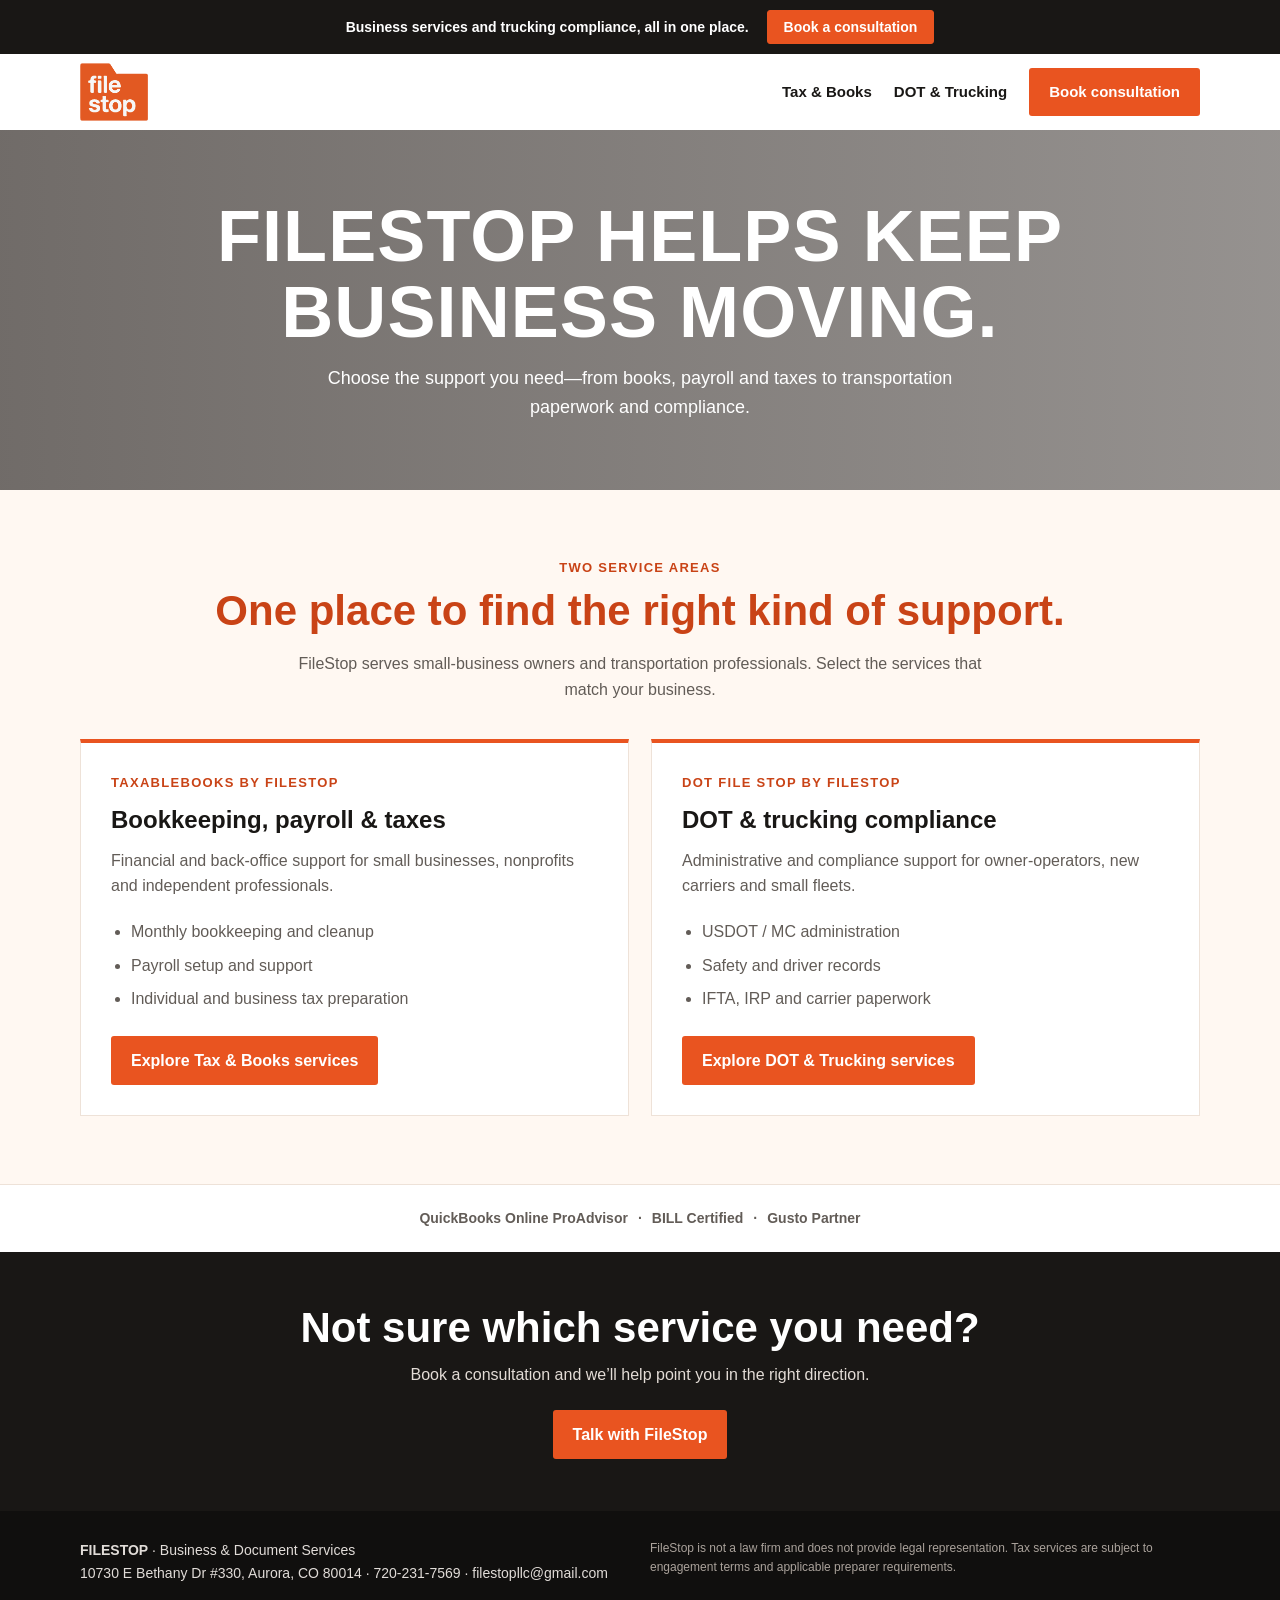
<file: index.html>
<!doctype html>
<html lang="en">
  <head>
    <meta charset="utf-8" />
    <meta name="viewport" content="width=device-width, initial-scale=1" />
    <title>FileStop | Business Services & DOT Compliance</title>
    <meta
      name="description"
      content="Choose the FileStop services for you: bookkeeping, payroll and taxes for businesses, or DOT and trucking compliance for carriers."
    />
    <link rel="stylesheet" href="filestop.css" />
  </head>
  <body>
    <div class="booking-bar">
      Business services and trucking compliance, all in one place.
      <a href="https://calendly.com/taxablebooks/30min">Book a consultation</a>
    </div>
    <header>
      <div class="wrap nav">
        <a class="logo" href="index.html" aria-label="FileStop home">
          <img src="filestoplogo.png" alt="FileStop" />
        </a>
        <nav class="navlinks" aria-label="Main navigation">
          <a href="tax-books.html">Tax & Books</a>
          <a href="dot-trucking.html">DOT & Trucking</a>
          <a class="button" href="https://calendly.com/taxablebooks/30min">
            Book consultation
          </a>
        </nav>
      </div>
    </header>
    <main>
      <section class="hero">
        <div>
          <h1>FileStop helps keep business moving.</h1>
          <p>
            Choose the support you need—from books, payroll and taxes to
            transportation paperwork and compliance.
          </p>
        </div>
      </section>
      <section class="home-intro">
        <div class="wrap">
          <div class="eyebrow">Two service areas</div>
          <h2>One place to find the right kind of support.</h2>
          <p>
            FileStop serves small-business owners and transportation
            professionals. Select the services that match your business.
          </p>
          <div class="audience-grid">
            <article class="audience-card">
              <div class="eyebrow">TaxableBooks by FileStop</div>
              <h3>Bookkeeping, payroll & taxes</h3>
              <p>
                Financial and back-office support for small businesses,
                nonprofits and independent professionals.
              </p>
              <ul>
                <li>Monthly bookkeeping and cleanup</li>
                <li>Payroll setup and support</li>
                <li>Individual and business tax preparation</li>
              </ul>
              <a class="button" href="tax-books.html">
                Explore Tax & Books services
              </a>
            </article>
            <article class="audience-card">
              <div class="eyebrow">DOT File Stop by FileStop</div>
              <h3>DOT & trucking compliance</h3>
              <p>
                Administrative and compliance support for owner-operators,
                new carriers and small fleets.
              </p>
              <ul>
                <li>USDOT / MC administration</li>
                <li>Safety and driver records</li>
                <li>IFTA, IRP and carrier paperwork</li>
              </ul>
              <a class="button" href="dot-trucking.html">
                Explore DOT & Trucking services
              </a>
            </article>
          </div>
        </div>
      </section>
      <div class="credentials">
        QuickBooks Online ProAdvisor <span aria-hidden="true">·</span> BILL
        Certified <span aria-hidden="true">·</span> Gusto Partner
      </div>
      <section class="contact">
        <div class="wrap">
          <h2>Not sure which service you need?</h2>
          <p>Book a consultation and we’ll help point you in the right direction.</p>
          <a class="button" href="https://calendly.com/taxablebooks/30min">
            Talk with FileStop
          </a>
        </div>
      </section>
    </main>
    <footer>
      <div class="wrap footer-content">
        <div>
          <p><strong>FILESTOP</strong> · Business & Document Services</p>
          <p>
            10730 E Bethany Dr #330, Aurora, CO 80014 ·
            <a href="tel:+17202317569">720-231-7569</a> ·
            <a href="mailto:filestopllc@gmail.com">filestopllc@gmail.com</a>
          </p>
        </div>
        <p class="legal">
          FileStop is not a law firm and does not provide legal representation.
          Tax services are subject to engagement terms and applicable preparer
          requirements.
        </p>
      </div>
    </footer>
  </body>
</html>
</file>
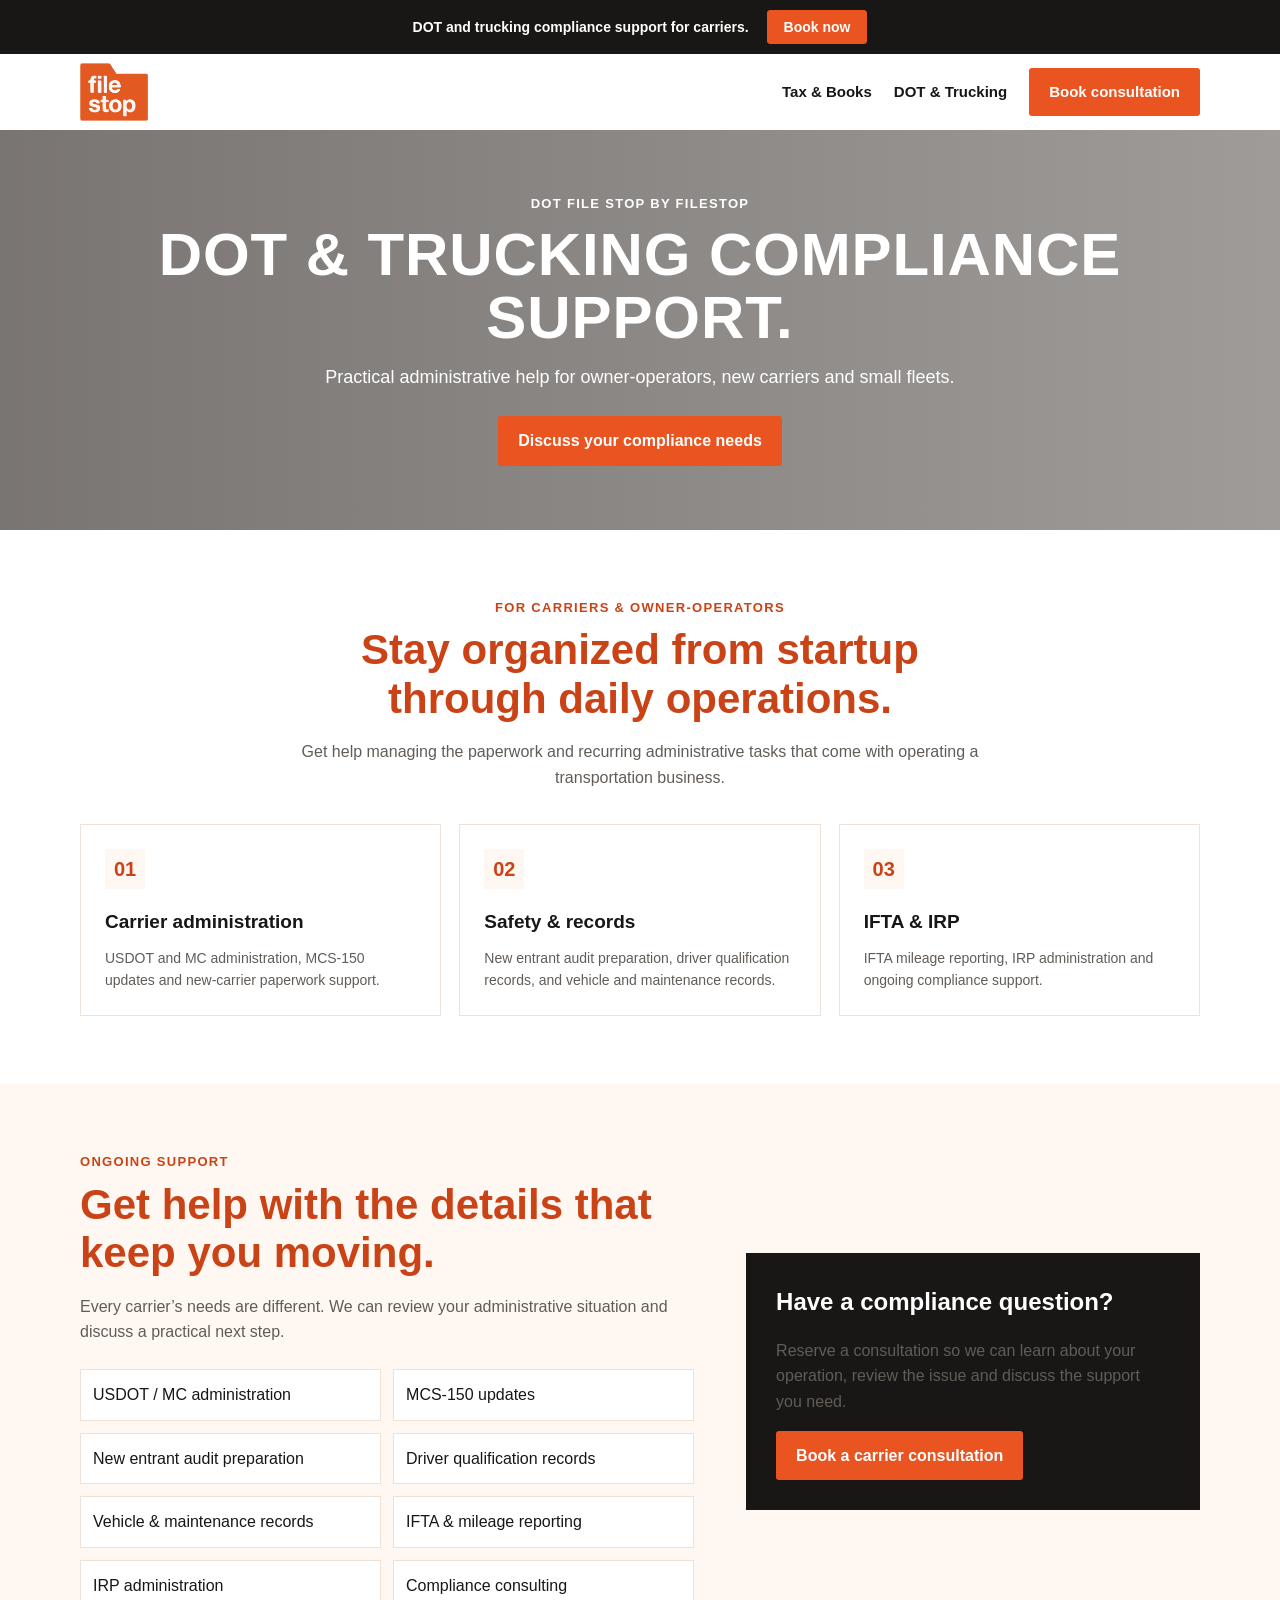
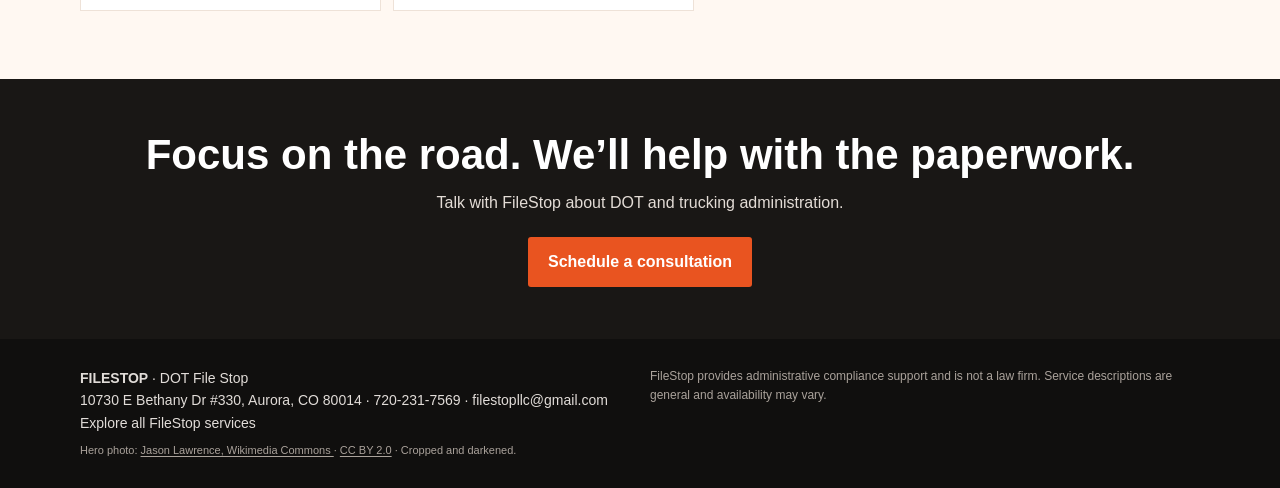
<file: dot-trucking.html>
<!doctype html>
<html lang="en">
  <head>
    <meta charset="utf-8" />
    <meta name="viewport" content="width=device-width, initial-scale=1" />
    <title>DOT & Trucking Compliance | FileStop</title>
    <meta
      name="description"
      content="DOT and trucking compliance support for owner-operators, new carriers and small fleets."
    />
    <link rel="stylesheet" href="filestop.css" />
  </head>
  <body>
    <div class="booking-bar">
      DOT and trucking compliance support for carriers.
      <a href="https://calendly.com/taxablebooks/30min">Book now</a>
    </div>
    <header>
      <div class="wrap nav">
        <a class="logo" href="index.html" aria-label="FileStop home">
          <img src="filestoplogo.png" alt="FileStop" />
        </a>
        <nav class="navlinks" aria-label="Main navigation">
          <a href="tax-books.html">Tax & Books</a>
          <a href="dot-trucking.html" aria-current="page">DOT & Trucking</a>
          <a class="button" href="https://calendly.com/taxablebooks/30min">
            Book consultation
          </a>
        </nav>
      </div>
    </header>
    <main>
      <section class="hero hero-compact hero-trucking">
        <div>
          <div class="eyebrow" style="color: #fff">DOT File Stop by FileStop</div>
          <h1>DOT & trucking compliance support.</h1>
          <p>
            Practical administrative help for owner-operators, new carriers
            and small fleets.
          </p>
          <a class="button" href="https://calendly.com/taxablebooks/30min">
            Discuss your compliance needs
          </a>
        </div>
      </section>
      <section class="section">
        <div class="wrap">
          <div class="section-heading">
            <div class="eyebrow">For carriers & owner-operators</div>
            <h2>Stay organized from startup through daily operations.</h2>
            <p>
              Get help managing the paperwork and recurring administrative
              tasks that come with operating a transportation business.
            </p>
          </div>
          <div class="service-grid">
            <article class="service-card">
              <div class="service-mark" aria-hidden="true">01</div>
              <h3>Carrier administration</h3>
              <p>
                USDOT and MC administration, MCS-150 updates and new-carrier
                paperwork support.
              </p>
            </article>
            <article class="service-card">
              <div class="service-mark" aria-hidden="true">02</div>
              <h3>Safety & records</h3>
              <p>
                New entrant audit preparation, driver qualification records,
                and vehicle and maintenance records.
              </p>
            </article>
            <article class="service-card">
              <div class="service-mark" aria-hidden="true">03</div>
              <h3>IFTA & IRP</h3>
              <p>
                IFTA mileage reporting, IRP administration and ongoing
                compliance support.
              </p>
            </article>
          </div>
        </div>
      </section>
      <section class="section alt">
        <div class="wrap detail-grid">
          <div>
            <div class="eyebrow">Ongoing support</div>
            <h2>Get help with the details that keep you moving.</h2>
            <p>
              Every carrier’s needs are different. We can review your
              administrative situation and discuss a practical next step.
            </p>
            <ul class="checklist">
              <li>USDOT / MC administration</li>
              <li>MCS-150 updates</li>
              <li>New entrant audit preparation</li>
              <li>Driver qualification records</li>
              <li>Vehicle & maintenance records</li>
              <li>IFTA & mileage reporting</li>
              <li>IRP administration</li>
              <li>Compliance consulting</li>
            </ul>
          </div>
          <aside class="detail-callout">
            <h3>Have a compliance question?</h3>
            <p>
              Reserve a consultation so we can learn about your operation,
              review the issue and discuss the support you need.
            </p>
            <a class="button" href="https://calendly.com/taxablebooks/30min">
              Book a carrier consultation
            </a>
          </aside>
        </div>
      </section>
      <section class="contact">
        <div class="wrap">
          <h2>Focus on the road. We’ll help with the paperwork.</h2>
          <p>Talk with FileStop about DOT and trucking administration.</p>
          <a class="button" href="https://calendly.com/taxablebooks/30min">
            Schedule a consultation
          </a>
        </div>
      </section>
    </main>
    <footer>
      <div class="wrap footer-content">
        <div>
          <p><strong>FILESTOP</strong> · DOT File Stop</p>
          <p>
            10730 E Bethany Dr #330, Aurora, CO 80014 ·
            <a href="tel:+17202317569">720-231-7569</a> ·
            <a href="mailto:filestopllc@gmail.com">filestopllc@gmail.com</a>
          </p>
          <p><a href="index.html">Explore all FileStop services</a></p>
          <p class="photo-credit">
            Hero photo:
            <a href="https://commons.wikimedia.org/wiki/File:Freightliner_Cascadia_hauling_a_McLane_trailer.jpg">
              Jason Lawrence, Wikimedia Commons
            </a>
            · <a href="https://creativecommons.org/licenses/by/2.0/">CC BY 2.0</a>
            · Cropped and darkened.
          </p>
        </div>
        <p class="legal">
          FileStop provides administrative compliance support and is not a law
          firm. Service descriptions are general and availability may vary.
        </p>
      </div>
    </footer>
  </body>
</html>
</file>
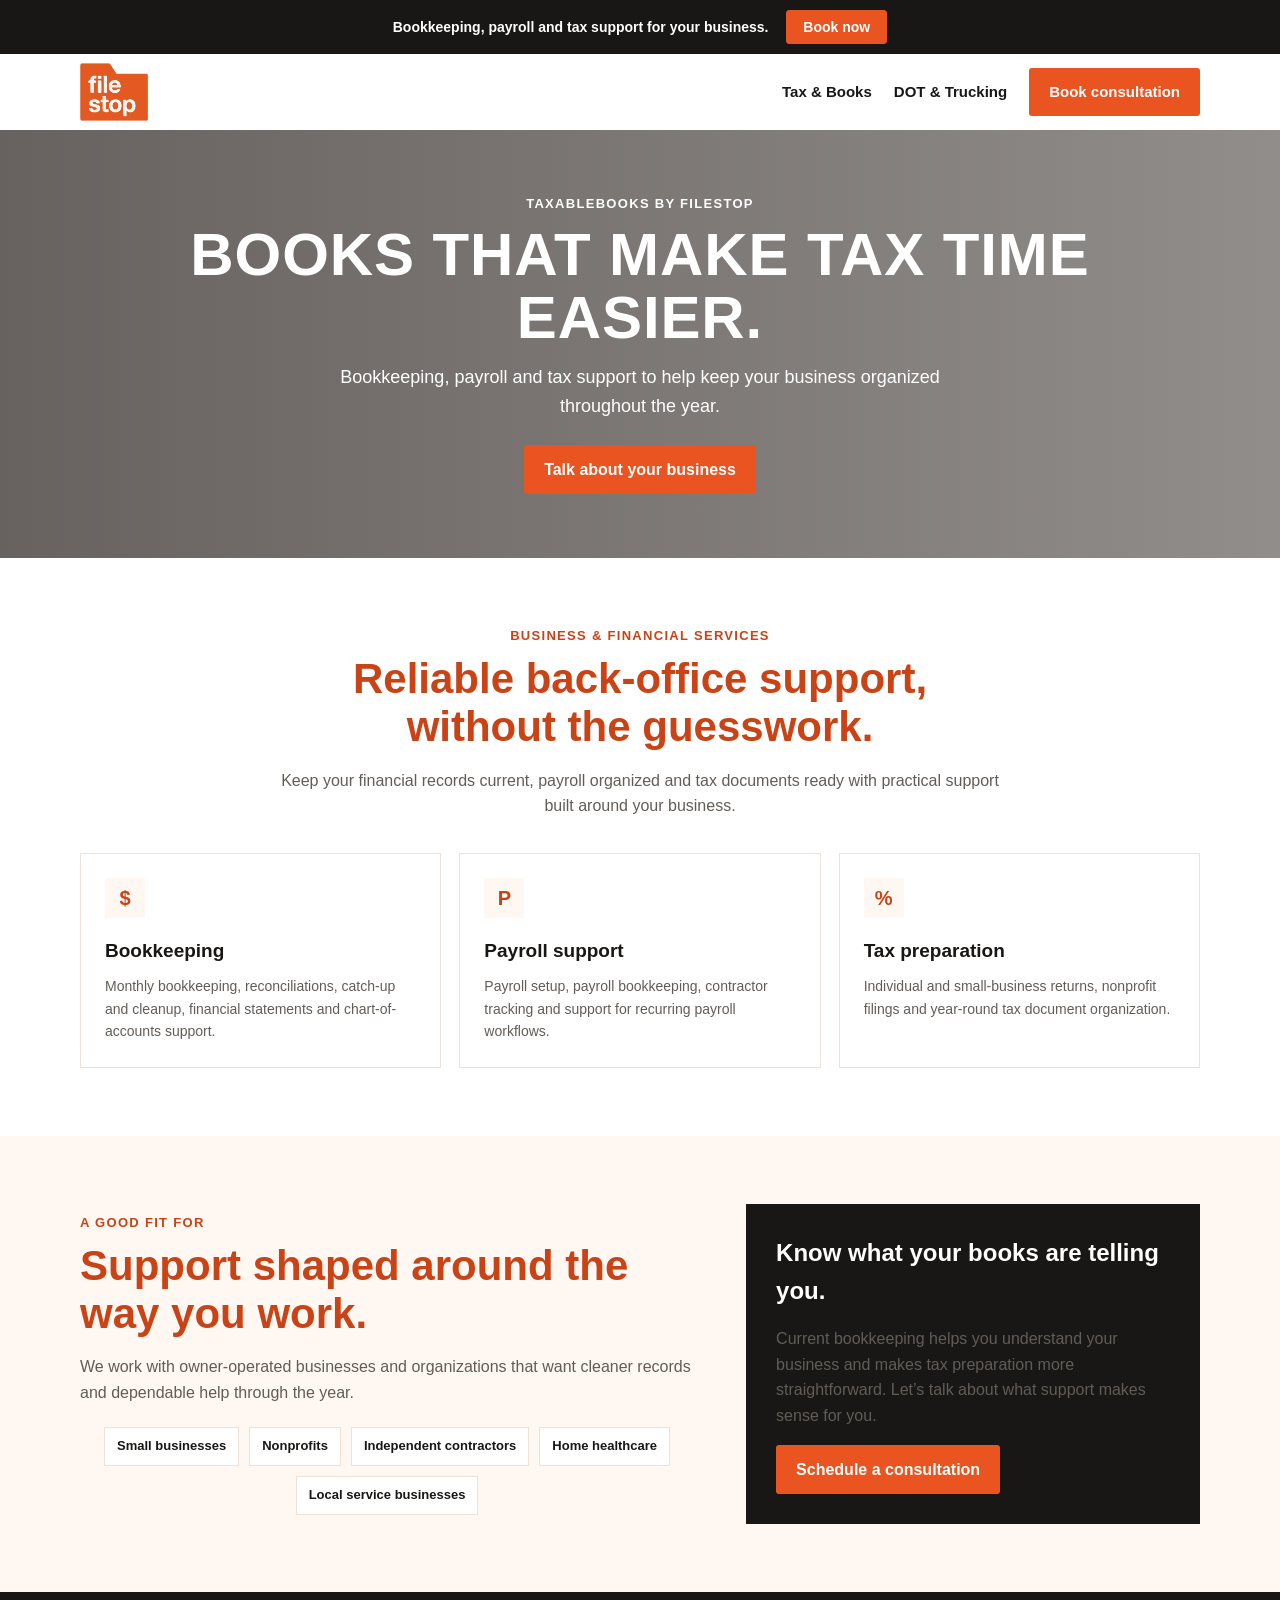
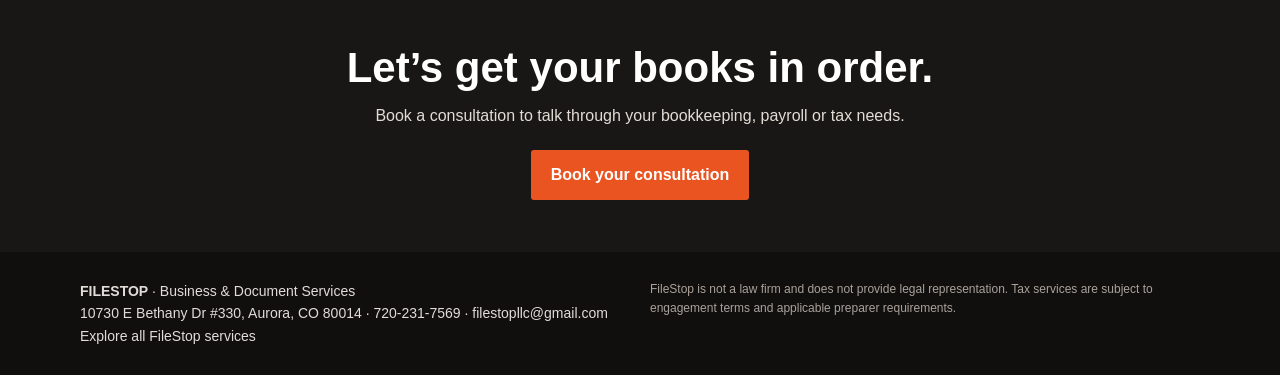
<file: tax-books.html>
<!doctype html>
<html lang="en">
  <head>
    <meta charset="utf-8" />
    <meta name="viewport" content="width=device-width, initial-scale=1" />
    <title>Bookkeeping, Payroll & Tax Services | FileStop</title>
    <meta
      name="description"
      content="Bookkeeping, payroll support and tax preparation for small businesses, nonprofits and independent professionals."
    />
    <link rel="stylesheet" href="filestop.css" />
  </head>
  <body>
    <div class="booking-bar">
      Bookkeeping, payroll and tax support for your business.
      <a href="https://calendly.com/taxablebooks/30min">Book now</a>
    </div>
    <header>
      <div class="wrap nav">
        <a class="logo" href="index.html" aria-label="FileStop home">
          <img src="filestoplogo.png" alt="FileStop" />
        </a>
        <nav class="navlinks" aria-label="Main navigation">
          <a href="tax-books.html" aria-current="page">Tax & Books</a>
          <a href="dot-trucking.html">DOT & Trucking</a>
          <a class="button" href="https://calendly.com/taxablebooks/30min">
            Book consultation
          </a>
        </nav>
      </div>
    </header>
    <main>
      <section class="hero hero-compact hero-books">
        <div>
          <div class="eyebrow" style="color: #fff">TaxableBooks by FileStop</div>
          <h1>Books that make tax time easier.</h1>
          <p>
            Bookkeeping, payroll and tax support to help keep your business
            organized throughout the year.
          </p>
          <a class="button" href="https://calendly.com/taxablebooks/30min">
            Talk about your business
          </a>
        </div>
      </section>
      <section class="section">
        <div class="wrap">
          <div class="section-heading">
            <div class="eyebrow">Business & financial services</div>
            <h2>Reliable back-office support, without the guesswork.</h2>
            <p>
              Keep your financial records current, payroll organized and tax
              documents ready with practical support built around your business.
            </p>
          </div>
          <div class="service-grid">
            <article class="service-card">
              <div class="service-mark" aria-hidden="true">$</div>
              <h3>Bookkeeping</h3>
              <p>
                Monthly bookkeeping, reconciliations, catch-up and cleanup,
                financial statements and chart-of-accounts support.
              </p>
            </article>
            <article class="service-card">
              <div class="service-mark" aria-hidden="true">P</div>
              <h3>Payroll support</h3>
              <p>
                Payroll setup, payroll bookkeeping, contractor tracking and
                support for recurring payroll workflows.
              </p>
            </article>
            <article class="service-card">
              <div class="service-mark" aria-hidden="true">%</div>
              <h3>Tax preparation</h3>
              <p>
                Individual and small-business returns, nonprofit filings and
                year-round tax document organization.
              </p>
            </article>
          </div>
        </div>
      </section>
      <section class="section alt">
        <div class="wrap detail-grid">
          <div>
            <div class="eyebrow">A good fit for</div>
            <h2>Support shaped around the way you work.</h2>
            <p>
              We work with owner-operated businesses and organizations that
              want cleaner records and dependable help through the year.
            </p>
            <div class="specialties">
              <span>Small businesses</span>
              <span>Nonprofits</span>
              <span>Independent contractors</span>
              <span>Home healthcare</span>
              <span>Local service businesses</span>
            </div>
          </div>
          <aside class="detail-callout">
            <h3>Know what your books are telling you.</h3>
            <p>
              Current bookkeeping helps you understand your business and makes
              tax preparation more straightforward. Let’s talk about what
              support makes sense for you.
            </p>
            <a class="button" href="https://calendly.com/taxablebooks/30min">
              Schedule a consultation
            </a>
          </aside>
        </div>
      </section>
      <section class="contact">
        <div class="wrap">
          <h2>Let’s get your books in order.</h2>
          <p>Book a consultation to talk through your bookkeeping, payroll or tax needs.</p>
          <a class="button" href="https://calendly.com/taxablebooks/30min">
            Book your consultation
          </a>
        </div>
      </section>
    </main>
    <footer>
      <div class="wrap footer-content">
        <div>
          <p><strong>FILESTOP</strong> · Business & Document Services</p>
          <p>
            10730 E Bethany Dr #330, Aurora, CO 80014 ·
            <a href="tel:+17202317569">720-231-7569</a> ·
            <a href="mailto:filestopllc@gmail.com">filestopllc@gmail.com</a>
          </p>
          <p><a href="index.html">Explore all FileStop services</a></p>
        </div>
        <p class="legal">
          FileStop is not a law firm and does not provide legal representation.
          Tax services are subject to engagement terms and applicable preparer
          requirements.
        </p>
      </div>
    </footer>
  </body>
</html>
</file>
<file: filestop.css>
:root {
  --orange: #e95420;
  --orange-dark: #c94316;
  --ink: #191715;
  --muted: #625c57;
  --paper: #fff8f2;
  --line: #eee2d8;
}

* {
  box-sizing: border-box;
}

html {
  scroll-behavior: smooth;
}

body {
  margin: 0;
  color: var(--ink);
  font-family: Arial, Helvetica, sans-serif;
  line-height: 1.6;
}

a {
  color: inherit;
  text-decoration: none;
}

a:focus-visible {
  outline: 3px solid var(--orange-dark);
  outline-offset: 3px;
}

.wrap {
  width: min(1120px, calc(100% - 40px));
  margin: 0 auto;
}

.booking-bar {
  padding: 10px 20px;
  color: #fff;
  background: var(--ink);
  text-align: center;
  font-size: 14px;
  font-weight: 700;
}

.booking-bar a {
  display: inline-block;
  margin-left: 14px;
  padding: 5px 16px;
  border: 1px solid var(--orange);
  border-radius: 3px;
  background: var(--orange);
  transition: background 160ms ease, color 160ms ease;
}

.booking-bar a:hover {
  border-color: var(--orange-dark);
  background: var(--orange-dark);
}

header {
  background: #fff;
}

.nav {
  min-height: 76px;
  display: flex;
  align-items: center;
  justify-content: space-between;
  gap: 24px;
}

.logo img {
  display: block;
  width: auto;
  height: 58px;
}

.navlinks {
  display: flex;
  align-items: center;
  gap: 22px;
  font-size: 15px;
  font-weight: 700;
}

.navlinks a:not(.button):hover {
  color: var(--orange-dark);
}

.button {
  display: inline-block;
  padding: 12px 20px;
  border-radius: 3px;
  color: #fff;
  background: var(--orange);
  font-weight: 700;
  transition: background 160ms ease;
}

.button:hover {
  background: var(--orange-dark);
}

.hero {
  min-height: 360px;
  display: grid;
  place-items: center;
  padding: 64px 20px;
  color: #fff;
  text-align: center;
  background:
    linear-gradient(90deg, rgb(25 17 12 / 62%), rgb(25 17 12 / 46%)),
    url("https://lh7-us.googleusercontent.com/sitesv-images-rt/AMxu72uCCdozwJuahA-BFi1BO3NUun9x0uifHX44OuO67a-0NgPsMCyZIH2A64aiL5lunExKT8FARL32sNMDMlnx-o89AVs__OrCJ1OsMsZgxujkhocDAkyL9RAM-eLq1IhQbC3nafeSP6436QNBlT-LuS-lfhbWQ4WVDnv8qAhfkSdRas4g7UXm4KmHZ09n=w16383")
      center / cover no-repeat;
}

.hero h1 {
  max-width: 1000px;
  margin: 0 auto 14px;
  font-size: clamp(38px, 6vw, 72px);
  line-height: 1.05;
  letter-spacing: 0.015em;
  text-transform: uppercase;
}

.hero p {
  max-width: 680px;
  margin: 0 auto;
  font-size: 18px;
}

.hero .button {
  margin-top: 24px;
}

.hero-compact {
  min-height: 300px;
}

.hero-books {
  background:
    linear-gradient(90deg, rgb(25 17 12 / 66%), rgb(25 17 12 / 48%)),
    url("https://images.unsplash.com/photo-1460925895917-afdab827c52f?auto=format&fit=crop&w=1600&q=80")
      center 48% / cover no-repeat;
}

.hero-trucking {
  background:
    linear-gradient(90deg, rgb(25 17 12 / 58%), rgb(25 17 12 / 42%)),
    url("https://thumb.wikimedia.org/wikipedia/commons/thumb/9/9d/Freightliner_Cascadia_hauling_a_McLane_trailer.jpg/1280px-Freightliner_Cascadia_hauling_a_McLane_trailer.jpg")
      center 54% / cover no-repeat;
}

.hero-compact h1 {
  font-size: clamp(36px, 5vw, 60px);
}

.home-intro,
.section {
  padding: 68px 0;
}

.home-intro,
.section.alt {
  background: var(--paper);
}

.home-intro {
  text-align: center;
}

.home-intro h2,
h2 {
  margin: 0 0 16px;
  color: var(--orange-dark);
  font-size: clamp(30px, 4vw, 42px);
  line-height: 1.15;
}

.home-intro p,
.section-heading p {
  max-width: 720px;
  margin: 0 auto;
  color: var(--muted);
}

.eyebrow {
  margin-bottom: 8px;
  color: var(--orange-dark);
  font-size: 13px;
  font-weight: 800;
  letter-spacing: 0.1em;
  text-transform: uppercase;
}

.audience-grid {
  display: grid;
  grid-template-columns: repeat(2, minmax(0, 1fr));
  gap: 22px;
  margin-top: 36px;
  text-align: left;
}

.audience-card {
  display: flex;
  flex-direction: column;
  align-items: flex-start;
  padding: 30px;
  border: 1px solid var(--line);
  border-top: 4px solid var(--orange);
  background: #fff;
}

.audience-card h3 {
  margin: 0 0 8px;
  font-size: 24px;
}

.audience-card p {
  margin: 0;
  color: var(--muted);
}

.audience-card ul {
  display: grid;
  gap: 8px;
  margin: 20px 0 24px;
  padding-left: 20px;
  color: var(--muted);
}

.audience-card .button {
  margin-top: auto;
}

.section-heading {
  max-width: 720px;
  margin: 0 auto 34px;
  text-align: center;
}

.service-grid {
  display: grid;
  grid-template-columns: repeat(3, minmax(0, 1fr));
  gap: 18px;
}

.service-card {
  padding: 24px;
  border: 1px solid var(--line);
  background: #fff;
}

.service-card h3 {
  margin: 0 0 9px;
  font-size: 19px;
}

.service-card p {
  margin: 0;
  color: var(--muted);
  font-size: 14px;
}

.service-mark {
  display: grid;
  width: 40px;
  height: 40px;
  margin-bottom: 18px;
  place-items: center;
  color: var(--orange-dark);
  background: var(--paper);
  font-size: 20px;
  font-weight: 800;
}

.detail-grid {
  display: grid;
  grid-template-columns: 1.15fr 0.85fr;
  align-items: center;
  gap: 52px;
}

.detail-grid > div > p,
.detail-grid aside > p {
  color: var(--muted);
}

.checklist {
  display: grid;
  grid-template-columns: 1fr 1fr;
  gap: 12px;
  margin: 24px 0 0;
  padding: 0;
  list-style: none;
}

.checklist li {
  padding: 12px;
  border: 1px solid var(--line);
  background: #fff;
}

.detail-callout {
  padding: 30px;
  color: #fff;
  background: var(--ink);
}

.detail-callout h3 {
  margin: 0 0 10px;
  font-size: 24px;
}

.detail-callout p {
  color: #e3dcd6;
}

.specialties,
.credentials {
  display: flex;
  flex-wrap: wrap;
  justify-content: center;
  gap: 10px;
}

.specialties {
  margin-top: 22px;
}

.specialties span {
  padding: 8px 12px;
  border: 1px solid var(--line);
  background: #fff;
  font-size: 13px;
  font-weight: 700;
}

.credentials {
  padding: 22px 20px;
  border-top: 1px solid var(--line);
  color: var(--muted);
  background: #fff;
  text-align: center;
  font-size: 14px;
  font-weight: 700;
}

.contact {
  padding: 52px 0;
  color: #fff;
  background: var(--ink);
  text-align: center;
}

.contact h2 {
  margin-bottom: 10px;
  color: #fff;
}

.contact p {
  margin: 0 0 22px;
  color: #e3dcd6;
}

footer {
  padding: 28px 0;
  color: #e1dcd8;
  background: #100f0e;
  font-size: 14px;
}

.footer-content {
  display: flex;
  justify-content: space-between;
  align-items: flex-start;
  gap: 24px;
}

footer p {
  margin: 0;
}

.legal {
  max-width: 550px;
  color: #aaa29b;
  font-size: 12px;
}

.photo-credit {
  margin-top: 8px;
  color: #aaa29b;
  font-size: 11px;
}

.photo-credit a {
  text-decoration: underline;
  text-underline-offset: 2px;
}

@media (max-width: 800px) {
  .navlinks {
    gap: 14px;
    font-size: 14px;
  }

  .audience-grid {
    gap: 16px;
  }

  .service-grid {
    grid-template-columns: 1fr 1fr;
  }

  .detail-grid {
    grid-template-columns: 1fr;
    gap: 28px;
  }

  .footer-content {
    flex-direction: column;
  }
}

@media (max-width: 560px) {
  .wrap {
    width: min(100% - 32px, 1120px);
  }

  .booking-bar {
    font-size: 12px;
  }

  .booking-bar a {
    margin-left: 6px;
    padding: 4px 10px;
  }

  .logo img {
    height: 48px;
  }

  .nav {
    min-height: 68px;
    gap: 10px;
  }

  .navlinks {
    gap: 10px;
    font-size: 12px;
  }

  .navlinks .button {
    padding: 9px 10px;
  }

  .hero {
    min-height: 320px;
    padding: 48px 16px;
  }

  .hero p {
    font-size: 16px;
  }

  .home-intro,
  .section {
    padding: 48px 0;
  }

  .audience-grid,
  .service-grid,
  .checklist {
    grid-template-columns: 1fr;
  }

  .audience-card,
  .service-card {
    padding: 20px;
  }
}
</file>
